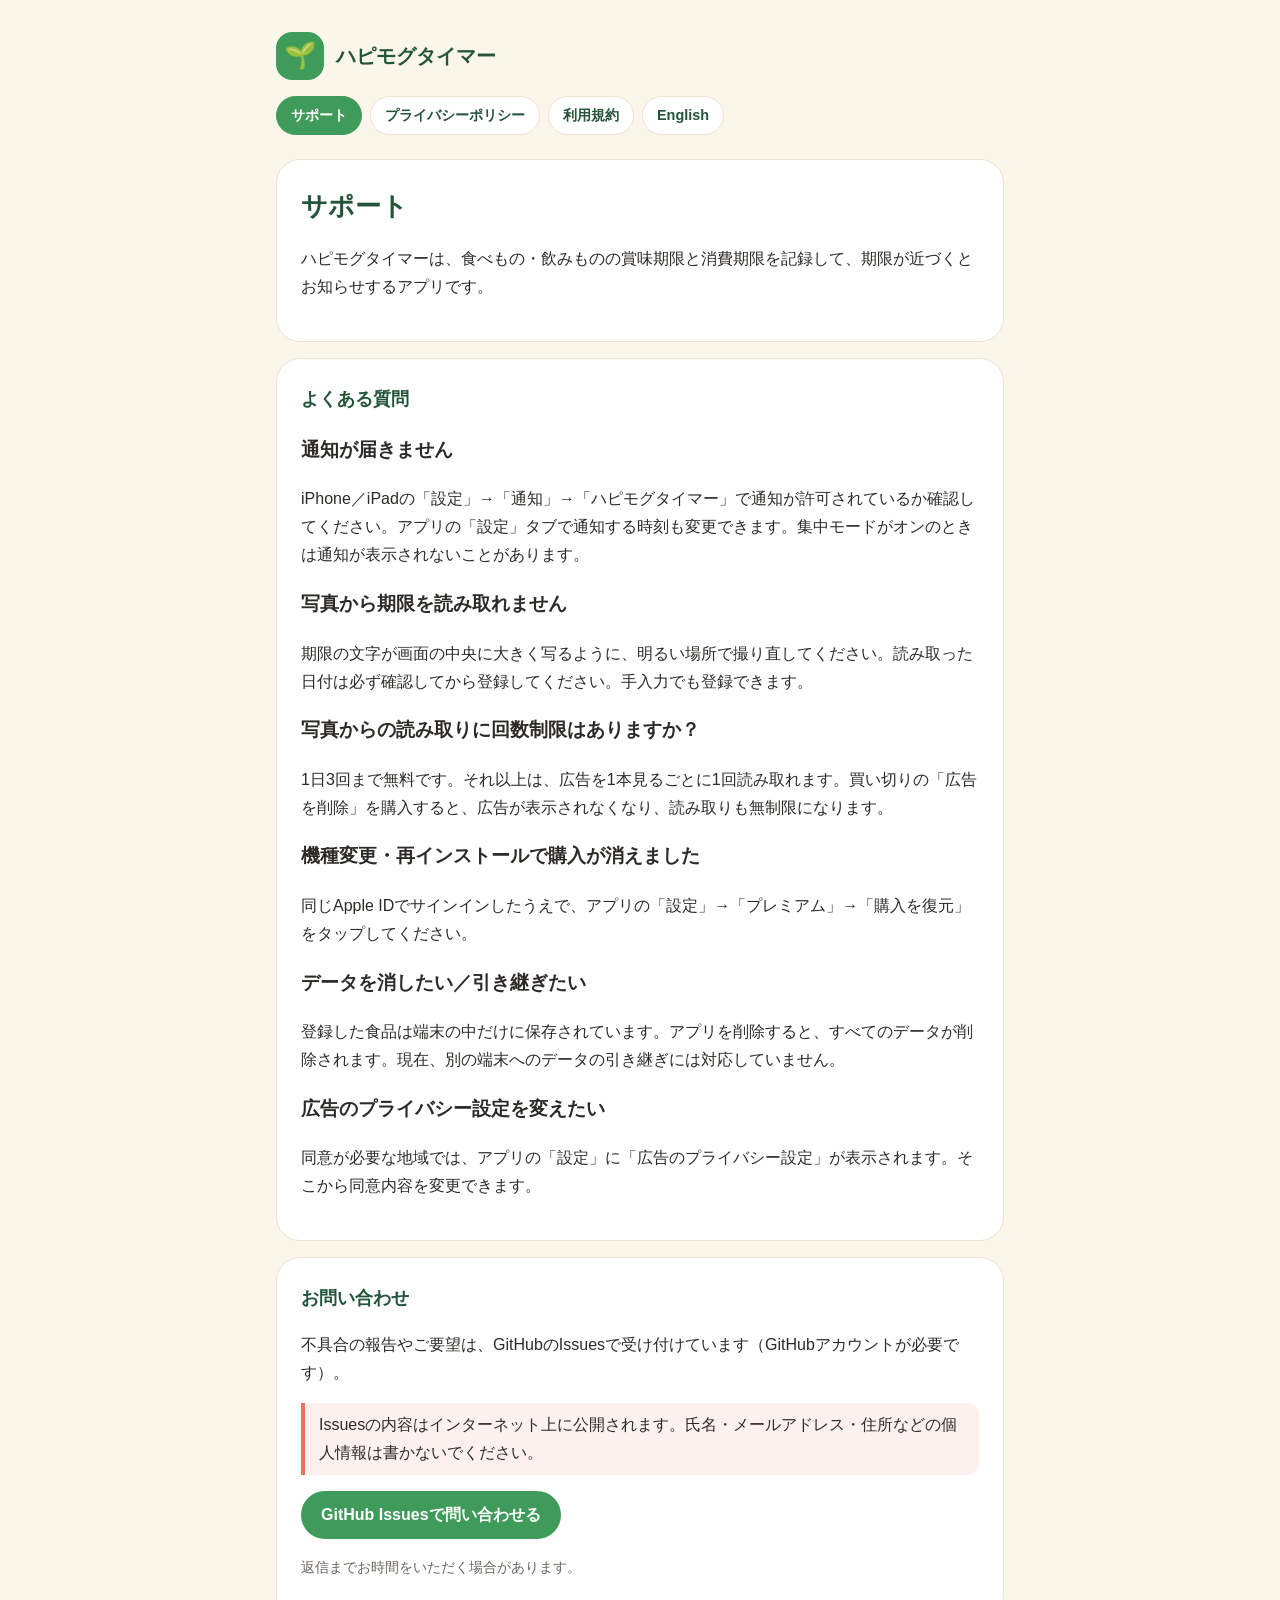
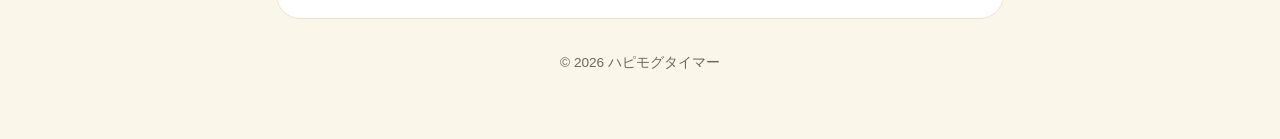
<file: index.html>
<!doctype html>
<html lang="ja">
<head>
  <meta charset="utf-8">
  <meta name="viewport" content="width=device-width, initial-scale=1">
  <title>サポート | ハピモグタイマー</title>
  <link rel="stylesheet" href="style.css">
</head>
<body>
<main>
  <header>
    <div class="logo" aria-hidden="true">🌱</div>
    <div class="name">ハピモグタイマー</div>
  </header>
  <nav>
    <a href="index.html" aria-current="page">サポート</a>
    <a href="privacy.html">プライバシーポリシー</a>
    <a href="terms.html">利用規約</a>
    <a href="en/index.html" lang="en">English</a>
  </nav>
  <div class="card">
    <h1>サポート</h1>
    <p>ハピモグタイマーは、食べもの・飲みものの賞味期限と消費期限を記録して、期限が近づくとお知らせするアプリです。</p>
  </div>
  <div class="card">
    <h2>よくある質問</h2>
    <h3>通知が届きません</h3>
    <p>iPhone／iPadの「設定」→「通知」→「ハピモグタイマー」で通知が許可されているか確認してください。アプリの「設定」タブで通知する時刻も変更できます。集中モードがオンのときは通知が表示されないことがあります。</p>
    <h3>写真から期限を読み取れません</h3>
    <p>期限の文字が画面の中央に大きく写るように、明るい場所で撮り直してください。読み取った日付は必ず確認してから登録してください。手入力でも登録できます。</p>
    <h3>写真からの読み取りに回数制限はありますか？</h3>
    <p>1日3回まで無料です。それ以上は、広告を1本見るごとに1回読み取れます。買い切りの「広告を削除」を購入すると、広告が表示されなくなり、読み取りも無制限になります。</p>
    <h3>機種変更・再インストールで購入が消えました</h3>
    <p>同じApple IDでサインインしたうえで、アプリの「設定」→「プレミアム」→「購入を復元」をタップしてください。</p>
    <h3>データを消したい／引き継ぎたい</h3>
    <p>登録した食品は端末の中だけに保存されています。アプリを削除すると、すべてのデータが削除されます。現在、別の端末へのデータの引き継ぎには対応していません。</p>
    <h3>広告のプライバシー設定を変えたい</h3>
    <p>同意が必要な地域では、アプリの「設定」に「広告のプライバシー設定」が表示されます。そこから同意内容を変更できます。</p>
  </div>
  <div class="card">
    <h2>お問い合わせ</h2>
    <p>不具合の報告やご要望は、GitHubのIssuesで受け付けています（GitHubアカウントが必要です）。</p>
    <p class="note">Issuesの内容はインターネット上に公開されます。氏名・メールアドレス・住所などの個人情報は書かないでください。</p>
    <p><a class="button" href="https://github.com/unnnya5-hue/Pyrosome/issues">GitHub Issuesで問い合わせる</a></p>
    <p class="meta">返信までお時間をいただく場合があります。</p>
  </div>

  <footer>© 2026 ハピモグタイマー</footer>
</main>
</body>
</html>
</file>
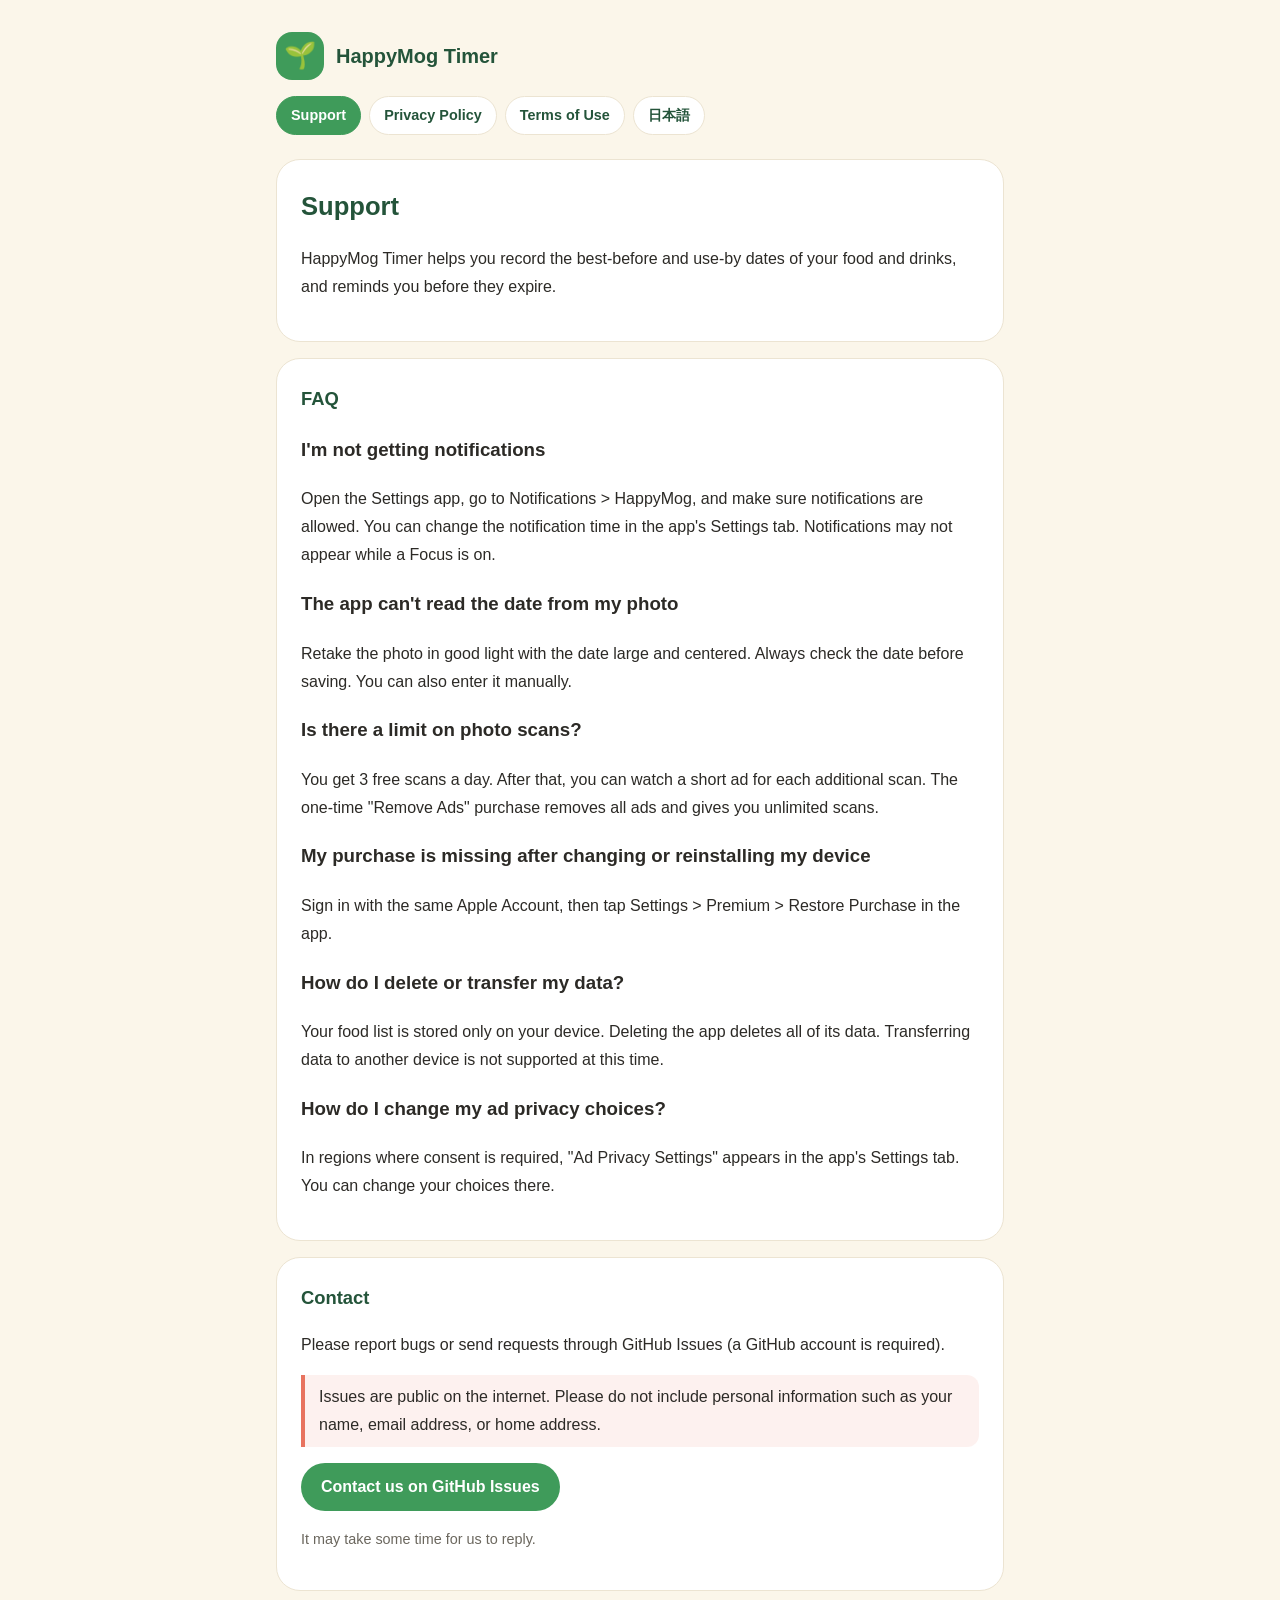
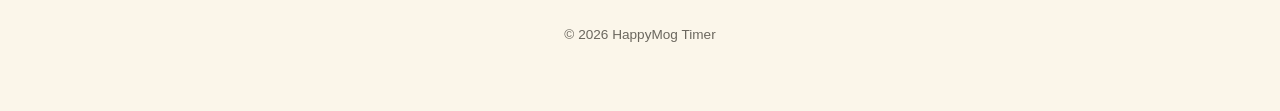
<file: en/index.html>
<!doctype html>
<html lang="en">
<head>
  <meta charset="utf-8">
  <meta name="viewport" content="width=device-width, initial-scale=1">
  <title>Support | HappyMog Timer</title>
  <link rel="stylesheet" href="../style.css">
</head>
<body>
<main>
  <header>
    <div class="logo" aria-hidden="true">🌱</div>
    <div class="name">HappyMog Timer</div>
  </header>
  <nav>
    <a href="index.html" aria-current="page">Support</a>
    <a href="privacy.html">Privacy Policy</a>
    <a href="terms.html">Terms of Use</a>
    <a href="../index.html" lang="ja">日本語</a>
  </nav>
  <div class="card">
    <h1>Support</h1>
    <p>HappyMog Timer helps you record the best-before and use-by dates of your food and drinks, and reminds you before they expire.</p>
  </div>
  <div class="card">
    <h2>FAQ</h2>
    <h3>I'm not getting notifications</h3>
    <p>Open the Settings app, go to Notifications &gt; HappyMog, and make sure notifications are allowed. You can change the notification time in the app's Settings tab. Notifications may not appear while a Focus is on.</p>
    <h3>The app can't read the date from my photo</h3>
    <p>Retake the photo in good light with the date large and centered. Always check the date before saving. You can also enter it manually.</p>
    <h3>Is there a limit on photo scans?</h3>
    <p>You get 3 free scans a day. After that, you can watch a short ad for each additional scan. The one-time "Remove Ads" purchase removes all ads and gives you unlimited scans.</p>
    <h3>My purchase is missing after changing or reinstalling my device</h3>
    <p>Sign in with the same Apple Account, then tap Settings &gt; Premium &gt; Restore Purchase in the app.</p>
    <h3>How do I delete or transfer my data?</h3>
    <p>Your food list is stored only on your device. Deleting the app deletes all of its data. Transferring data to another device is not supported at this time.</p>
    <h3>How do I change my ad privacy choices?</h3>
    <p>In regions where consent is required, "Ad Privacy Settings" appears in the app's Settings tab. You can change your choices there.</p>
  </div>
  <div class="card">
    <h2>Contact</h2>
    <p>Please report bugs or send requests through GitHub Issues (a GitHub account is required).</p>
    <p class="note">Issues are public on the internet. Please do not include personal information such as your name, email address, or home address.</p>
    <p><a class="button" href="https://github.com/unnnya5-hue/Pyrosome/issues">Contact us on GitHub Issues</a></p>
    <p class="meta">It may take some time for us to reply.</p>
  </div>

  <footer>© 2026 HappyMog Timer</footer>
</main>
</body>
</html>
</file>
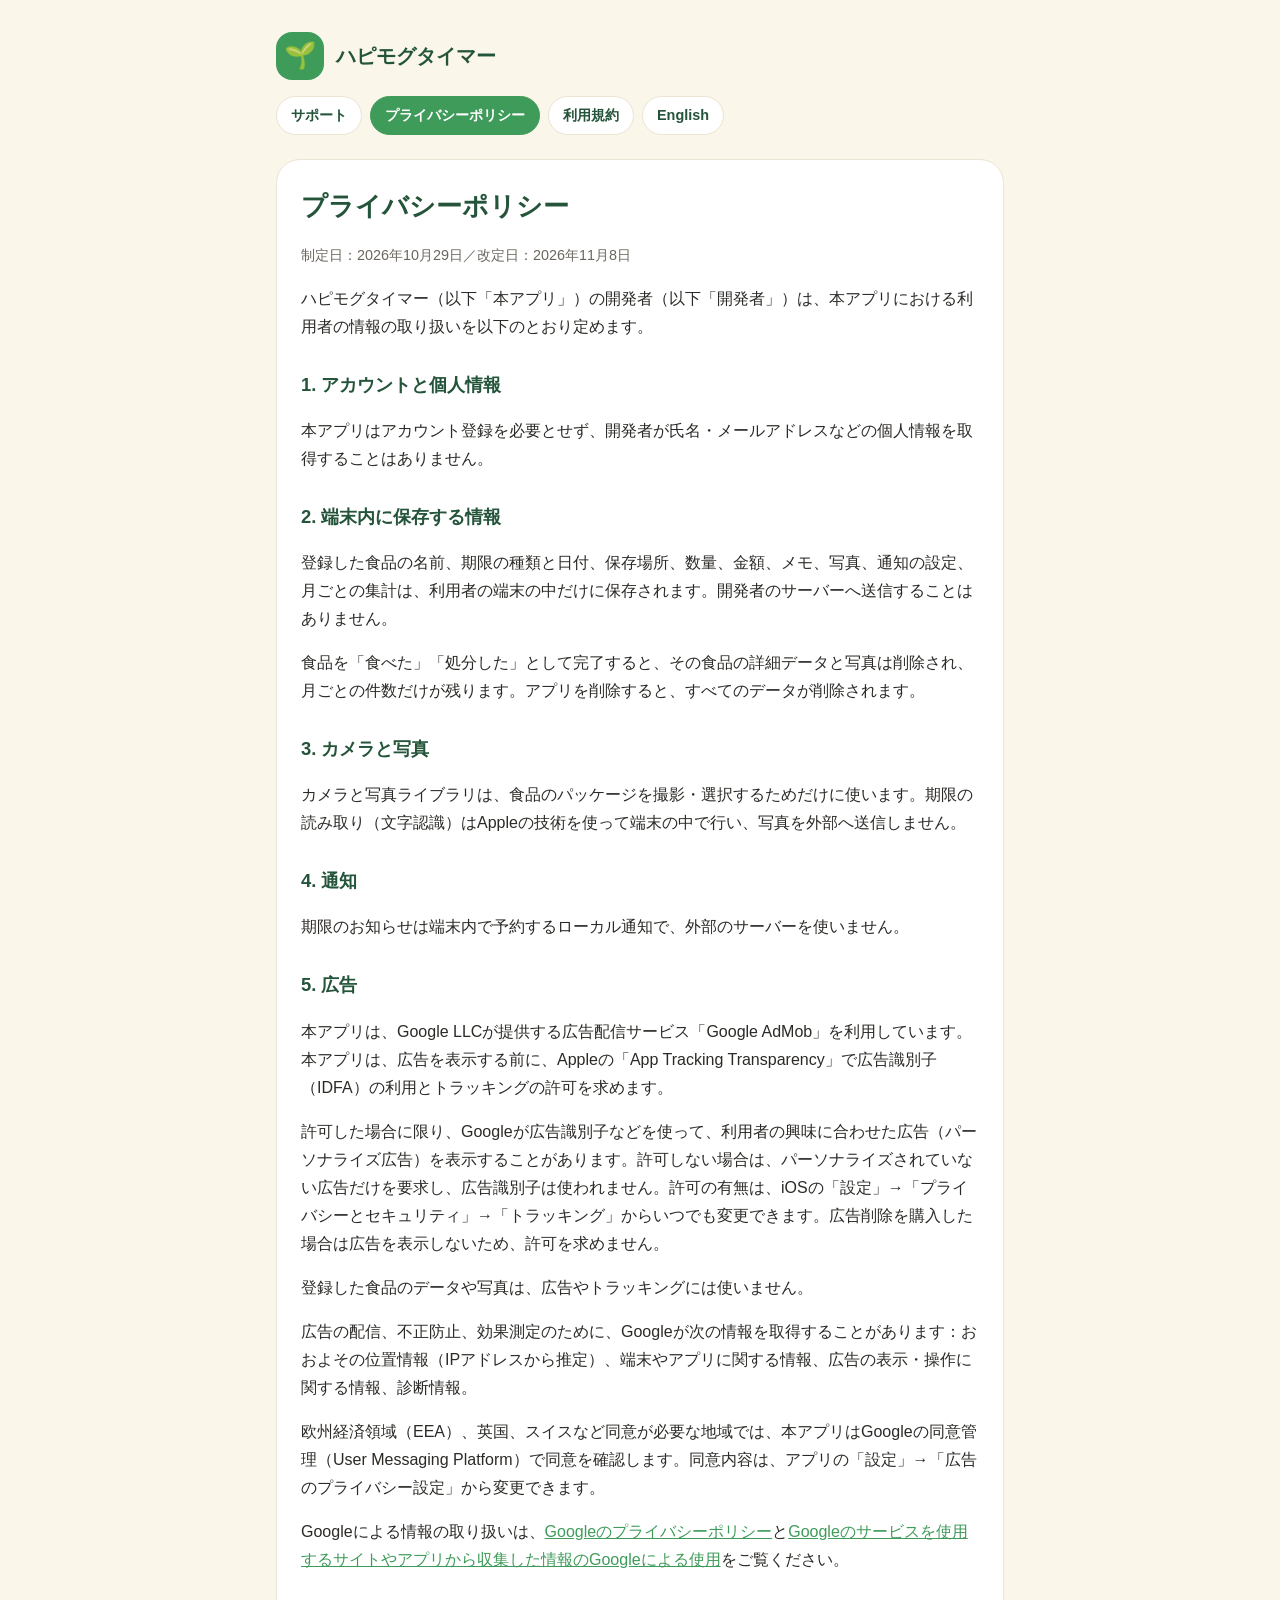
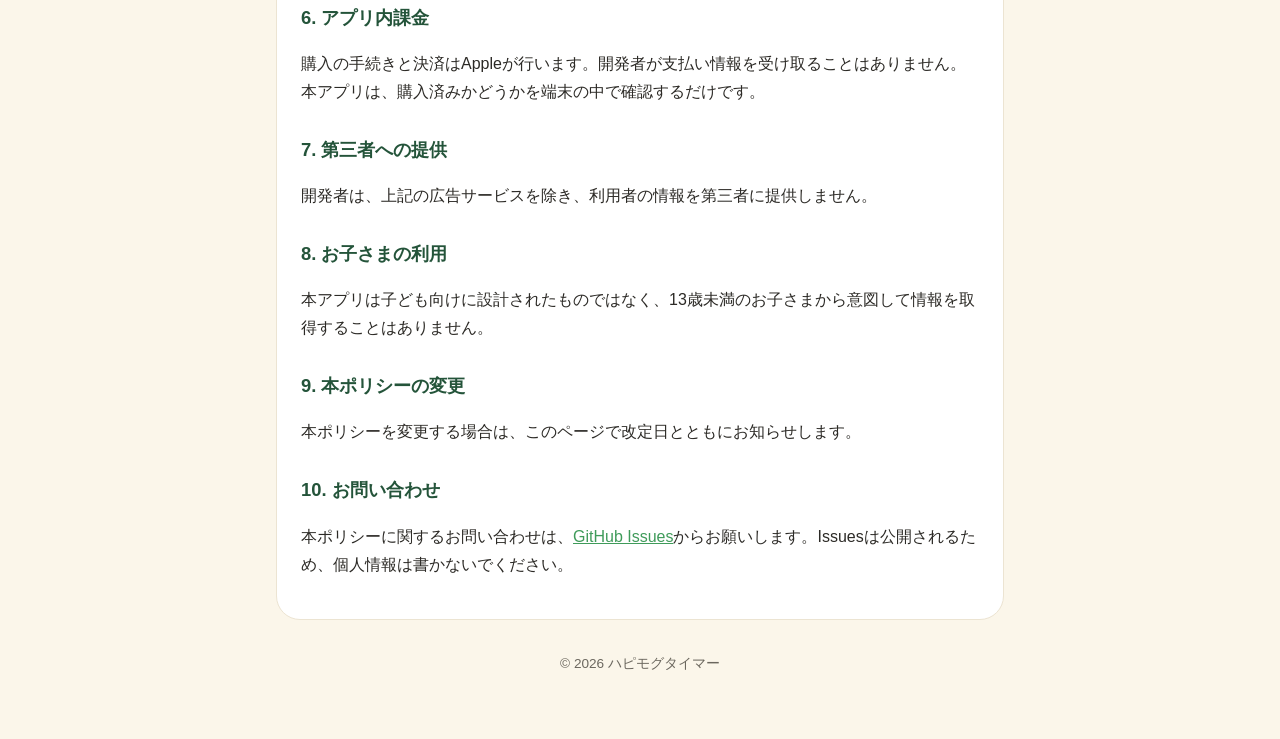
<file: privacy.html>
<!doctype html>
<html lang="ja">
<head>
  <meta charset="utf-8">
  <meta name="viewport" content="width=device-width, initial-scale=1">
  <title>プライバシーポリシー | ハピモグタイマー</title>
  <link rel="stylesheet" href="style.css">
</head>
<body>
<main>
  <header>
    <div class="logo" aria-hidden="true">🌱</div>
    <div class="name">ハピモグタイマー</div>
  </header>
  <nav>
    <a href="index.html">サポート</a>
    <a href="privacy.html" aria-current="page">プライバシーポリシー</a>
    <a href="terms.html">利用規約</a>
    <a href="en/privacy.html" lang="en">English</a>
  </nav>
  <div class="card">
    <h1>プライバシーポリシー</h1>
    <p class="meta">制定日：2026年10月29日／改定日：2026年11月8日</p>
    <p>ハピモグタイマー（以下「本アプリ」）の開発者（以下「開発者」）は、本アプリにおける利用者の情報の取り扱いを以下のとおり定めます。</p>

    <h2>1. アカウントと個人情報</h2>
    <p>本アプリはアカウント登録を必要とせず、開発者が氏名・メールアドレスなどの個人情報を取得することはありません。</p>

    <h2>2. 端末内に保存する情報</h2>
    <p>登録した食品の名前、期限の種類と日付、保存場所、数量、金額、メモ、写真、通知の設定、月ごとの集計は、利用者の端末の中だけに保存されます。開発者のサーバーへ送信することはありません。</p>
    <p>食品を「食べた」「処分した」として完了すると、その食品の詳細データと写真は削除され、月ごとの件数だけが残ります。アプリを削除すると、すべてのデータが削除されます。</p>

    <h2>3. カメラと写真</h2>
    <p>カメラと写真ライブラリは、食品のパッケージを撮影・選択するためだけに使います。期限の読み取り（文字認識）はAppleの技術を使って端末の中で行い、写真を外部へ送信しません。</p>

    <h2>4. 通知</h2>
    <p>期限のお知らせは端末内で予約するローカル通知で、外部のサーバーを使いません。</p>

    <h2>5. 広告</h2>
    <p>本アプリは、Google LLCが提供する広告配信サービス「Google AdMob」を利用しています。本アプリは、広告を表示する前に、Appleの「App Tracking Transparency」で広告識別子（IDFA）の利用とトラッキングの許可を求めます。</p>
    <p>許可した場合に限り、Googleが広告識別子などを使って、利用者の興味に合わせた広告（パーソナライズ広告）を表示することがあります。許可しない場合は、パーソナライズされていない広告だけを要求し、広告識別子は使われません。許可の有無は、iOSの「設定」→「プライバシーとセキュリティ」→「トラッキング」からいつでも変更できます。広告削除を購入した場合は広告を表示しないため、許可を求めません。</p>
    <p>登録した食品のデータや写真は、広告やトラッキングには使いません。</p>
    <p>広告の配信、不正防止、効果測定のために、Googleが次の情報を取得することがあります：おおよその位置情報（IPアドレスから推定）、端末やアプリに関する情報、広告の表示・操作に関する情報、診断情報。</p>
    <p>欧州経済領域（EEA）、英国、スイスなど同意が必要な地域では、本アプリはGoogleの同意管理（User Messaging Platform）で同意を確認します。同意内容は、アプリの「設定」→「広告のプライバシー設定」から変更できます。</p>
    <p>Googleによる情報の取り扱いは、<a href="https://policies.google.com/privacy?hl=ja">Googleのプライバシーポリシー</a>と<a href="https://policies.google.com/technologies/partner-sites?hl=ja">Googleのサービスを使用するサイトやアプリから収集した情報のGoogleによる使用</a>をご覧ください。</p>

    <h2>6. アプリ内課金</h2>
    <p>購入の手続きと決済はAppleが行います。開発者が支払い情報を受け取ることはありません。本アプリは、購入済みかどうかを端末の中で確認するだけです。</p>

    <h2>7. 第三者への提供</h2>
    <p>開発者は、上記の広告サービスを除き、利用者の情報を第三者に提供しません。</p>

    <h2>8. お子さまの利用</h2>
    <p>本アプリは子ども向けに設計されたものではなく、13歳未満のお子さまから意図して情報を取得することはありません。</p>

    <h2>9. 本ポリシーの変更</h2>
    <p>本ポリシーを変更する場合は、このページで改定日とともにお知らせします。</p>

    <h2>10. お問い合わせ</h2>
    <p>本ポリシーに関するお問い合わせは、<a href="https://github.com/unnnya5-hue/Pyrosome/issues">GitHub Issues</a>からお願いします。Issuesは公開されるため、個人情報は書かないでください。</p>
  </div>

  <footer>© 2026 ハピモグタイマー</footer>
</main>
</body>
</html>
</file>
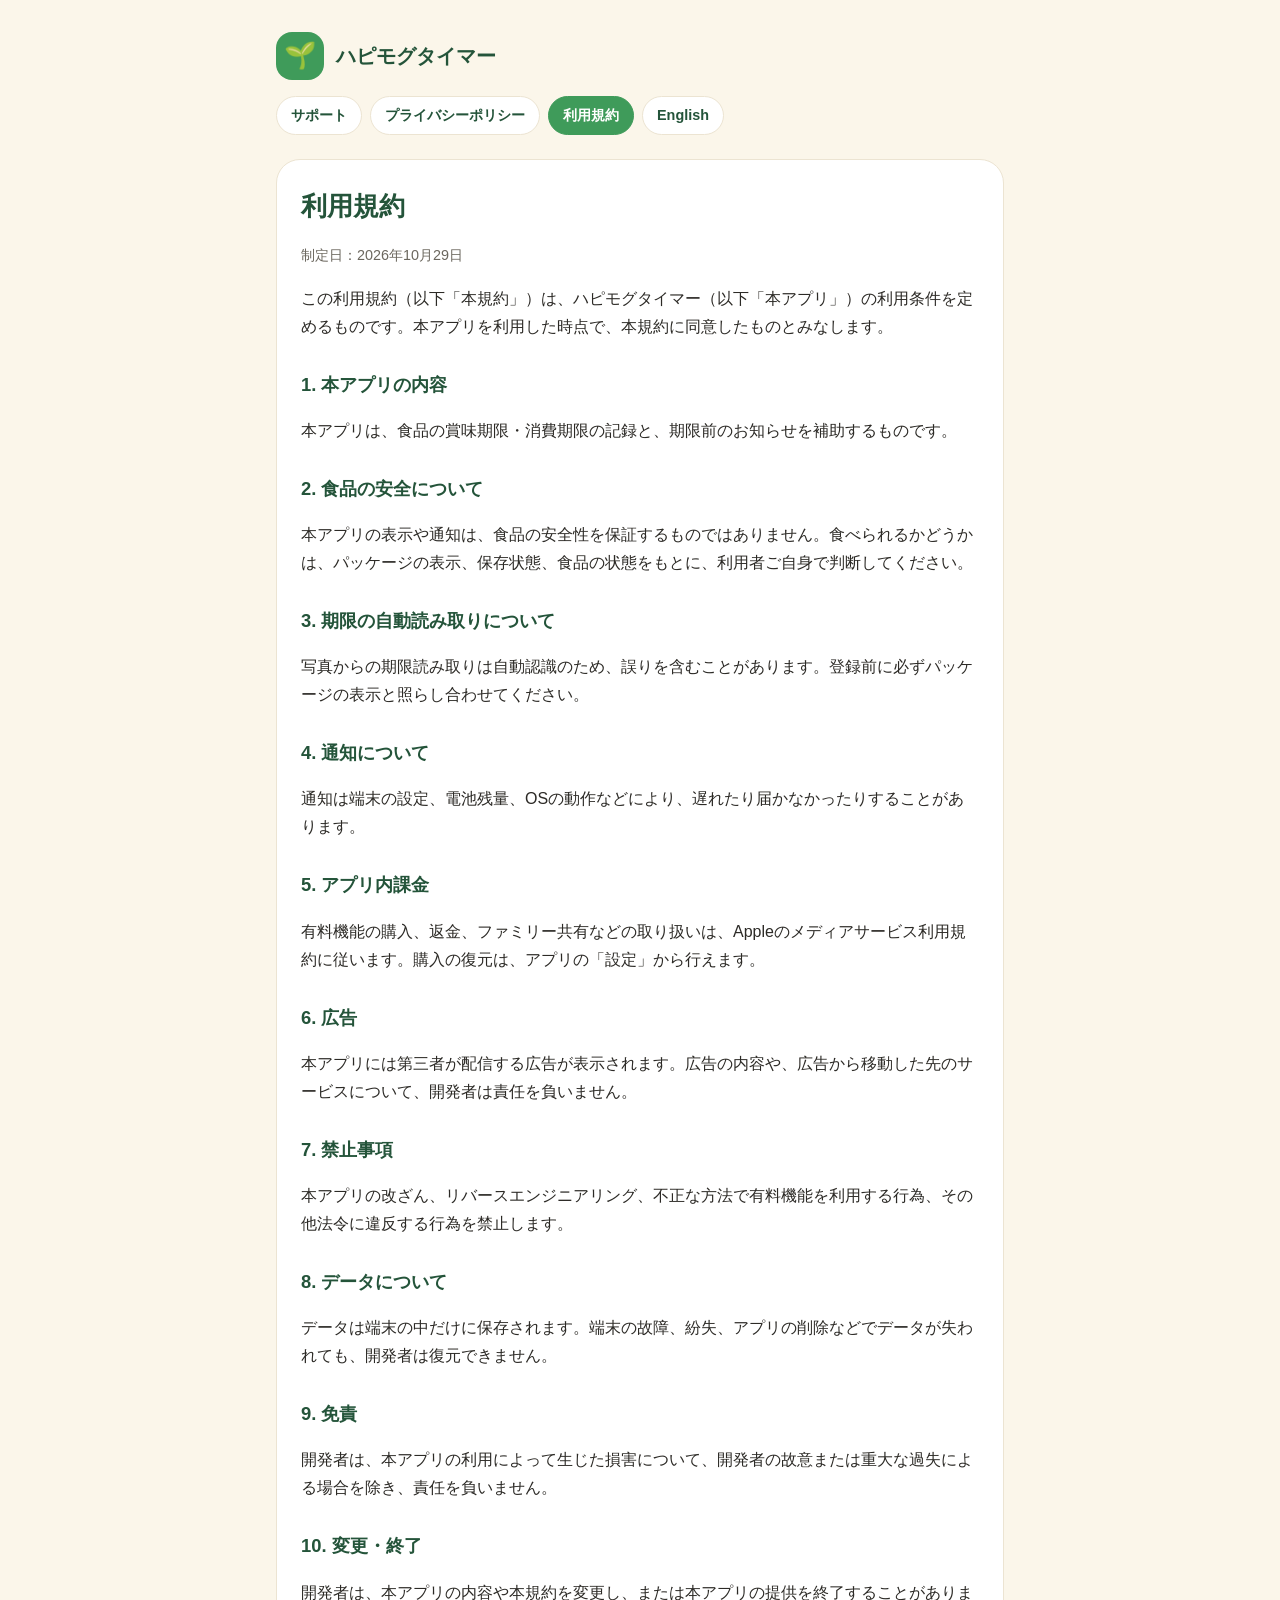
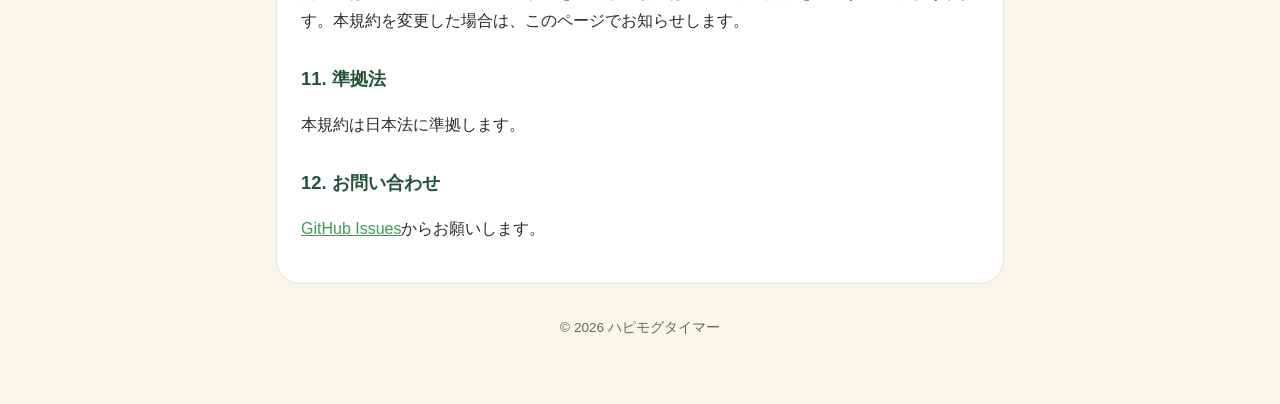
<file: terms.html>
<!doctype html>
<html lang="ja">
<head>
  <meta charset="utf-8">
  <meta name="viewport" content="width=device-width, initial-scale=1">
  <title>利用規約 | ハピモグタイマー</title>
  <link rel="stylesheet" href="style.css">
</head>
<body>
<main>
  <header>
    <div class="logo" aria-hidden="true">🌱</div>
    <div class="name">ハピモグタイマー</div>
  </header>
  <nav>
    <a href="index.html">サポート</a>
    <a href="privacy.html">プライバシーポリシー</a>
    <a href="terms.html" aria-current="page">利用規約</a>
    <a href="en/terms.html" lang="en">English</a>
  </nav>
  <div class="card">
    <h1>利用規約</h1>
    <p class="meta">制定日：2026年10月29日</p>
    <p>この利用規約（以下「本規約」）は、ハピモグタイマー（以下「本アプリ」）の利用条件を定めるものです。本アプリを利用した時点で、本規約に同意したものとみなします。</p>

    <h2>1. 本アプリの内容</h2>
    <p>本アプリは、食品の賞味期限・消費期限の記録と、期限前のお知らせを補助するものです。</p>

    <h2>2. 食品の安全について</h2>
    <p>本アプリの表示や通知は、食品の安全性を保証するものではありません。食べられるかどうかは、パッケージの表示、保存状態、食品の状態をもとに、利用者ご自身で判断してください。</p>

    <h2>3. 期限の自動読み取りについて</h2>
    <p>写真からの期限読み取りは自動認識のため、誤りを含むことがあります。登録前に必ずパッケージの表示と照らし合わせてください。</p>

    <h2>4. 通知について</h2>
    <p>通知は端末の設定、電池残量、OSの動作などにより、遅れたり届かなかったりすることがあります。</p>

    <h2>5. アプリ内課金</h2>
    <p>有料機能の購入、返金、ファミリー共有などの取り扱いは、Appleのメディアサービス利用規約に従います。購入の復元は、アプリの「設定」から行えます。</p>

    <h2>6. 広告</h2>
    <p>本アプリには第三者が配信する広告が表示されます。広告の内容や、広告から移動した先のサービスについて、開発者は責任を負いません。</p>

    <h2>7. 禁止事項</h2>
    <p>本アプリの改ざん、リバースエンジニアリング、不正な方法で有料機能を利用する行為、その他法令に違反する行為を禁止します。</p>

    <h2>8. データについて</h2>
    <p>データは端末の中だけに保存されます。端末の故障、紛失、アプリの削除などでデータが失われても、開発者は復元できません。</p>

    <h2>9. 免責</h2>
    <p>開発者は、本アプリの利用によって生じた損害について、開発者の故意または重大な過失による場合を除き、責任を負いません。</p>

    <h2>10. 変更・終了</h2>
    <p>開発者は、本アプリの内容や本規約を変更し、または本アプリの提供を終了することがあります。本規約を変更した場合は、このページでお知らせします。</p>

    <h2>11. 準拠法</h2>
    <p>本規約は日本法に準拠します。</p>

    <h2>12. お問い合わせ</h2>
    <p><a href="https://github.com/unnnya5-hue/Pyrosome/issues">GitHub Issues</a>からお願いします。</p>
  </div>

  <footer>© 2026 ハピモグタイマー</footer>
</main>
</body>
</html>
</file>
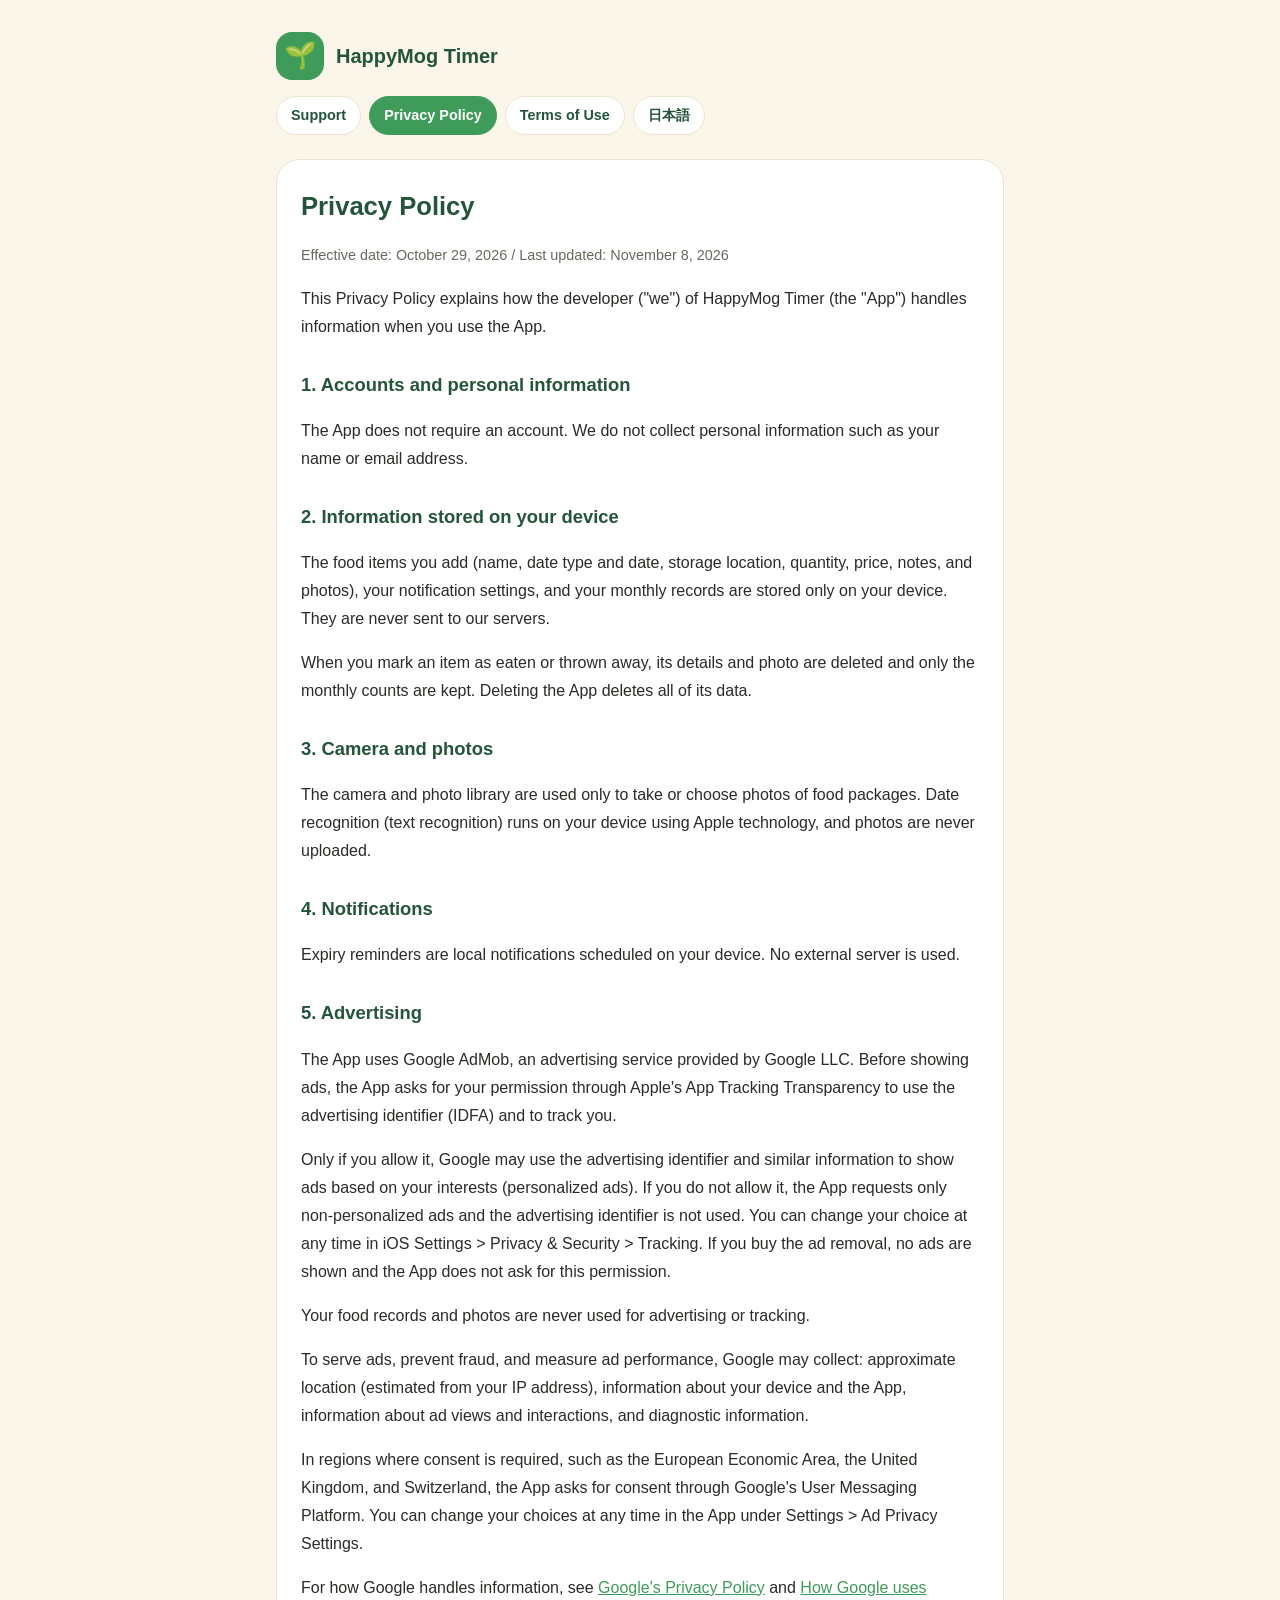
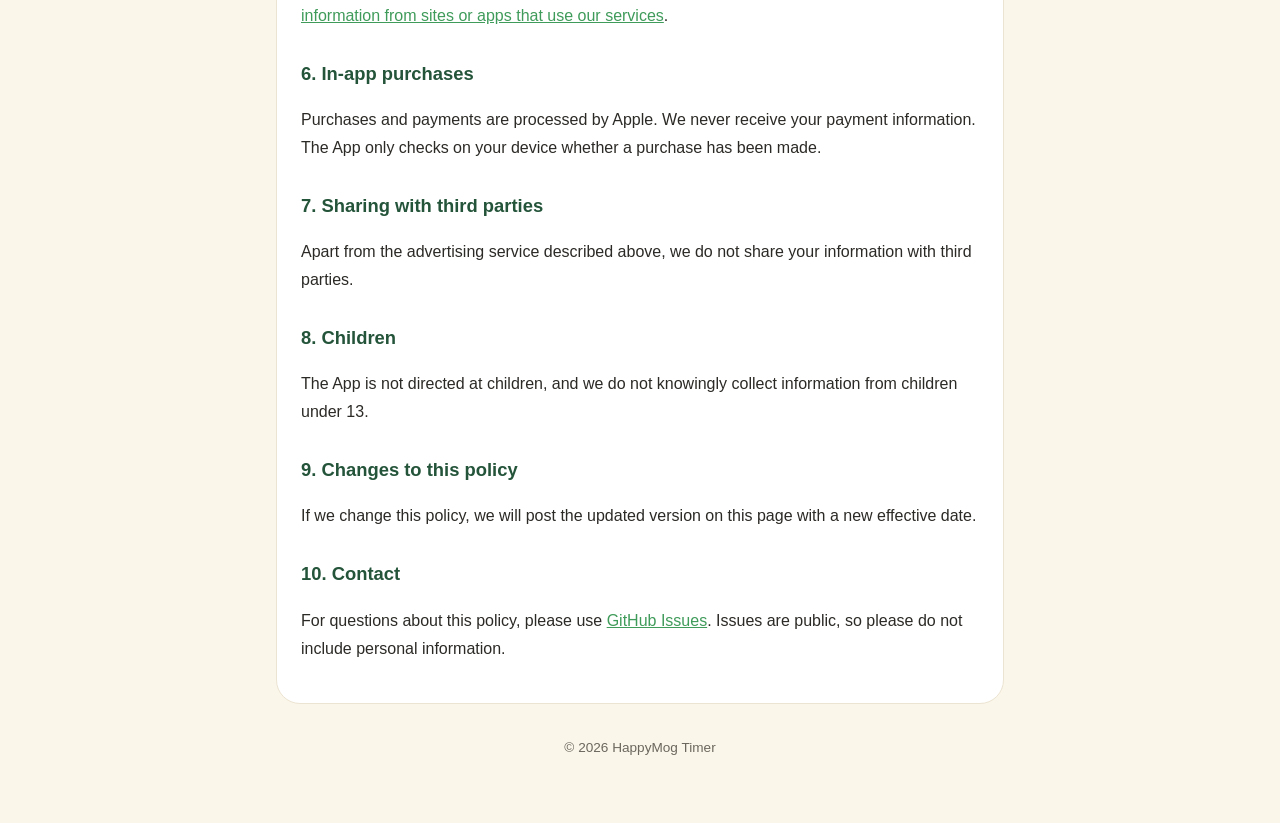
<file: en/privacy.html>
<!doctype html>
<html lang="en">
<head>
  <meta charset="utf-8">
  <meta name="viewport" content="width=device-width, initial-scale=1">
  <title>Privacy Policy | HappyMog Timer</title>
  <link rel="stylesheet" href="../style.css">
</head>
<body>
<main>
  <header>
    <div class="logo" aria-hidden="true">🌱</div>
    <div class="name">HappyMog Timer</div>
  </header>
  <nav>
    <a href="index.html">Support</a>
    <a href="privacy.html" aria-current="page">Privacy Policy</a>
    <a href="terms.html">Terms of Use</a>
    <a href="../privacy.html" lang="ja">日本語</a>
  </nav>
  <div class="card">
    <h1>Privacy Policy</h1>
    <p class="meta">Effective date: October 29, 2026 / Last updated: November 8, 2026</p>
    <p>This Privacy Policy explains how the developer ("we") of HappyMog Timer (the "App") handles information when you use the App.</p>

    <h2>1. Accounts and personal information</h2>
    <p>The App does not require an account. We do not collect personal information such as your name or email address.</p>

    <h2>2. Information stored on your device</h2>
    <p>The food items you add (name, date type and date, storage location, quantity, price, notes, and photos), your notification settings, and your monthly records are stored only on your device. They are never sent to our servers.</p>
    <p>When you mark an item as eaten or thrown away, its details and photo are deleted and only the monthly counts are kept. Deleting the App deletes all of its data.</p>

    <h2>3. Camera and photos</h2>
    <p>The camera and photo library are used only to take or choose photos of food packages. Date recognition (text recognition) runs on your device using Apple technology, and photos are never uploaded.</p>

    <h2>4. Notifications</h2>
    <p>Expiry reminders are local notifications scheduled on your device. No external server is used.</p>

    <h2>5. Advertising</h2>
    <p>The App uses Google AdMob, an advertising service provided by Google LLC. Before showing ads, the App asks for your permission through Apple's App Tracking Transparency to use the advertising identifier (IDFA) and to track you.</p>
    <p>Only if you allow it, Google may use the advertising identifier and similar information to show ads based on your interests (personalized ads). If you do not allow it, the App requests only non-personalized ads and the advertising identifier is not used. You can change your choice at any time in iOS Settings &gt; Privacy &amp; Security &gt; Tracking. If you buy the ad removal, no ads are shown and the App does not ask for this permission.</p>
    <p>Your food records and photos are never used for advertising or tracking.</p>
    <p>To serve ads, prevent fraud, and measure ad performance, Google may collect: approximate location (estimated from your IP address), information about your device and the App, information about ad views and interactions, and diagnostic information.</p>
    <p>In regions where consent is required, such as the European Economic Area, the United Kingdom, and Switzerland, the App asks for consent through Google's User Messaging Platform. You can change your choices at any time in the App under Settings &gt; Ad Privacy Settings.</p>
    <p>For how Google handles information, see <a href="https://policies.google.com/privacy">Google's Privacy Policy</a> and <a href="https://policies.google.com/technologies/partner-sites">How Google uses information from sites or apps that use our services</a>.</p>

    <h2>6. In-app purchases</h2>
    <p>Purchases and payments are processed by Apple. We never receive your payment information. The App only checks on your device whether a purchase has been made.</p>

    <h2>7. Sharing with third parties</h2>
    <p>Apart from the advertising service described above, we do not share your information with third parties.</p>

    <h2>8. Children</h2>
    <p>The App is not directed at children, and we do not knowingly collect information from children under 13.</p>

    <h2>9. Changes to this policy</h2>
    <p>If we change this policy, we will post the updated version on this page with a new effective date.</p>

    <h2>10. Contact</h2>
    <p>For questions about this policy, please use <a href="https://github.com/unnnya5-hue/Pyrosome/issues">GitHub Issues</a>. Issues are public, so please do not include personal information.</p>
  </div>

  <footer>© 2026 HappyMog Timer</footer>
</main>
</body>
</html>
</file>
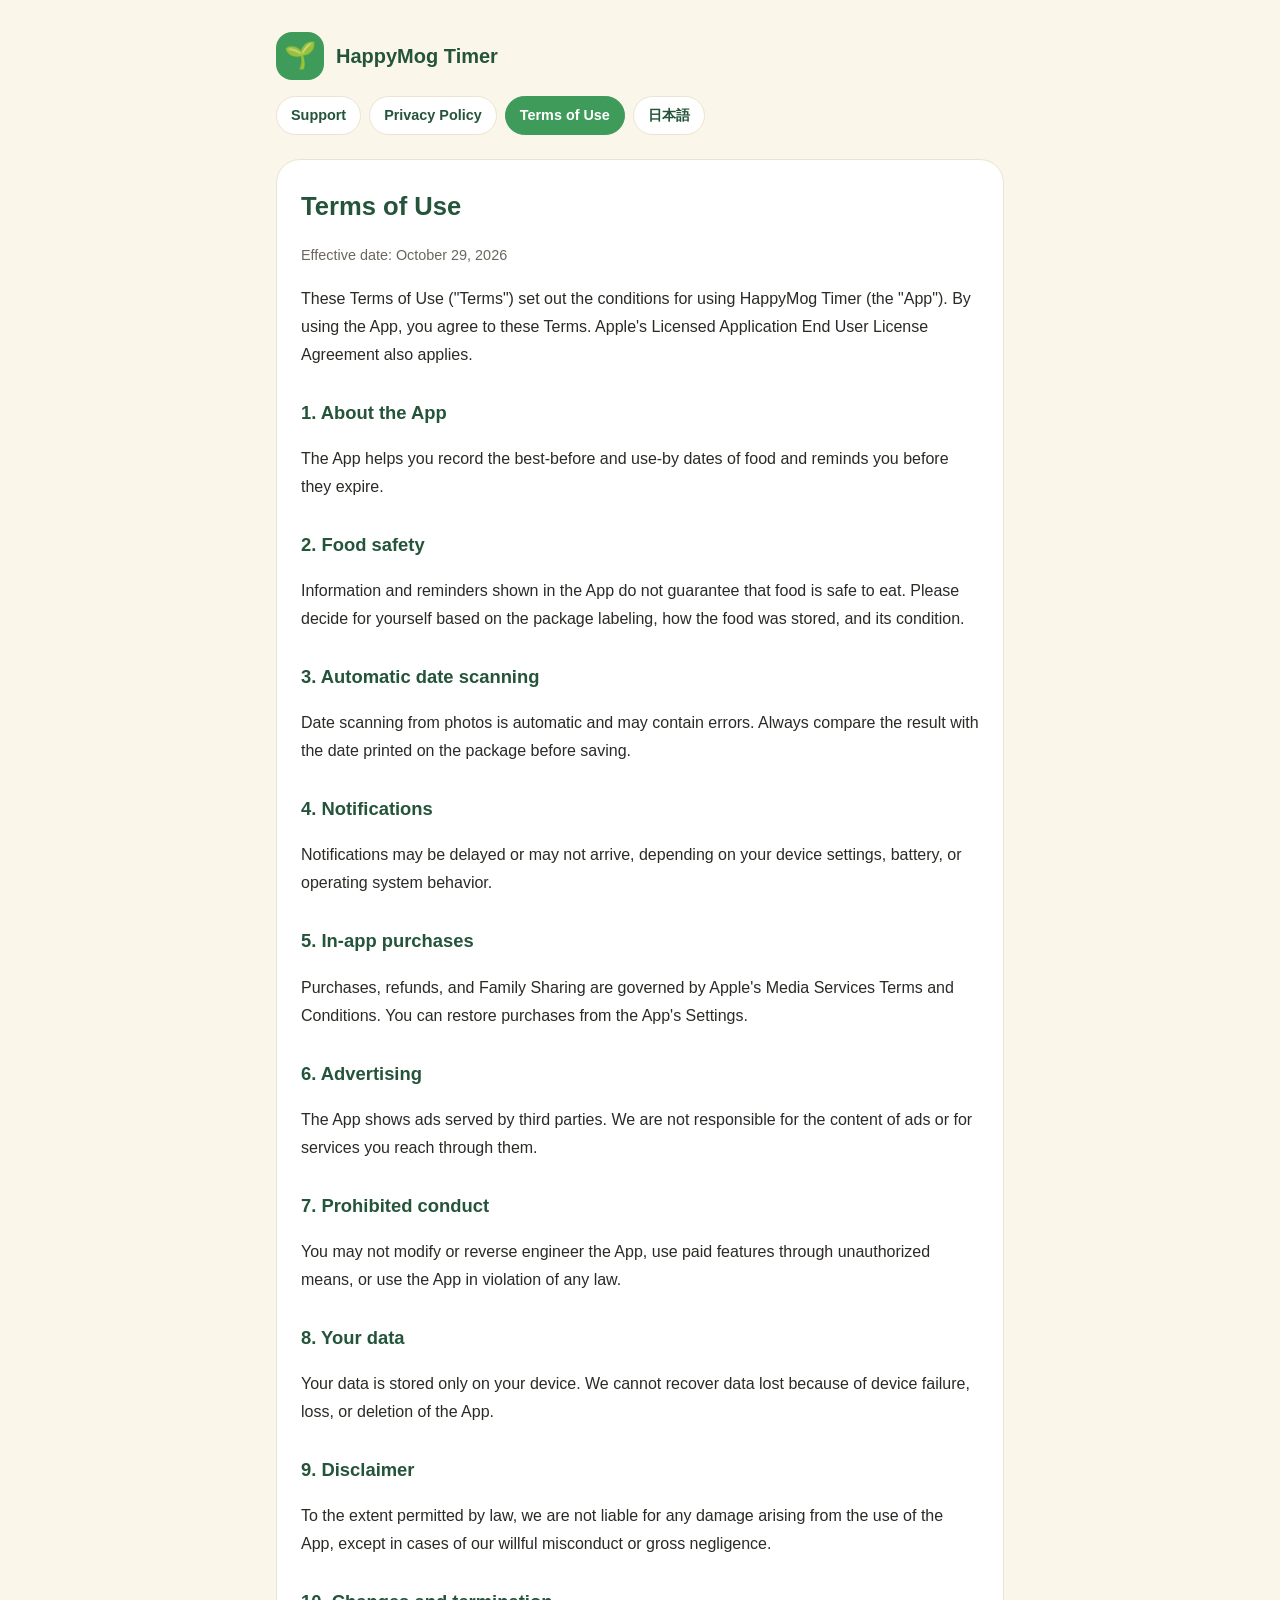
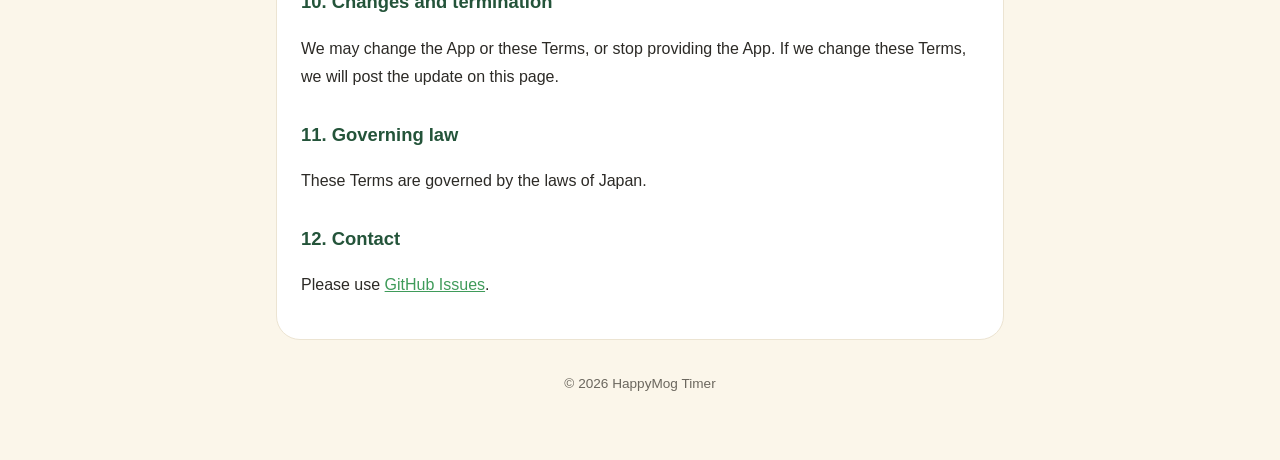
<file: en/terms.html>
<!doctype html>
<html lang="en">
<head>
  <meta charset="utf-8">
  <meta name="viewport" content="width=device-width, initial-scale=1">
  <title>Terms of Use | HappyMog Timer</title>
  <link rel="stylesheet" href="../style.css">
</head>
<body>
<main>
  <header>
    <div class="logo" aria-hidden="true">🌱</div>
    <div class="name">HappyMog Timer</div>
  </header>
  <nav>
    <a href="index.html">Support</a>
    <a href="privacy.html">Privacy Policy</a>
    <a href="terms.html" aria-current="page">Terms of Use</a>
    <a href="../terms.html" lang="ja">日本語</a>
  </nav>
  <div class="card">
    <h1>Terms of Use</h1>
    <p class="meta">Effective date: October 29, 2026</p>
    <p>These Terms of Use ("Terms") set out the conditions for using HappyMog Timer (the "App"). By using the App, you agree to these Terms. Apple's Licensed Application End User License Agreement also applies.</p>

    <h2>1. About the App</h2>
    <p>The App helps you record the best-before and use-by dates of food and reminds you before they expire.</p>

    <h2>2. Food safety</h2>
    <p>Information and reminders shown in the App do not guarantee that food is safe to eat. Please decide for yourself based on the package labeling, how the food was stored, and its condition.</p>

    <h2>3. Automatic date scanning</h2>
    <p>Date scanning from photos is automatic and may contain errors. Always compare the result with the date printed on the package before saving.</p>

    <h2>4. Notifications</h2>
    <p>Notifications may be delayed or may not arrive, depending on your device settings, battery, or operating system behavior.</p>

    <h2>5. In-app purchases</h2>
    <p>Purchases, refunds, and Family Sharing are governed by Apple's Media Services Terms and Conditions. You can restore purchases from the App's Settings.</p>

    <h2>6. Advertising</h2>
    <p>The App shows ads served by third parties. We are not responsible for the content of ads or for services you reach through them.</p>

    <h2>7. Prohibited conduct</h2>
    <p>You may not modify or reverse engineer the App, use paid features through unauthorized means, or use the App in violation of any law.</p>

    <h2>8. Your data</h2>
    <p>Your data is stored only on your device. We cannot recover data lost because of device failure, loss, or deletion of the App.</p>

    <h2>9. Disclaimer</h2>
    <p>To the extent permitted by law, we are not liable for any damage arising from the use of the App, except in cases of our willful misconduct or gross negligence.</p>

    <h2>10. Changes and termination</h2>
    <p>We may change the App or these Terms, or stop providing the App. If we change these Terms, we will post the update on this page.</p>

    <h2>11. Governing law</h2>
    <p>These Terms are governed by the laws of Japan.</p>

    <h2>12. Contact</h2>
    <p>Please use <a href="https://github.com/unnnya5-hue/Pyrosome/issues">GitHub Issues</a>.</p>
  </div>

  <footer>© 2026 HappyMog Timer</footer>
</main>
</body>
</html>
</file>
<file: style.css>
:root {
  --cream: #fbf6ea;
  --card: #ffffff;
  --green: #3f9b5a;
  --deep: #24543a;
  --coral: #e8735f;
  --text: #2c2a26;
  --muted: #6b675e;
  --line: #ece4d2;
}
@media (prefers-color-scheme: dark) {
  :root {
    --cream: #1d1f1b;
    --card: #272a25;
    --green: #6cc387;
    --deep: #a9dcb8;
    --coral: #f09584;
    --text: #f1eee6;
    --muted: #b4afa3;
    --line: #3a3d36;
  }
}
* { box-sizing: border-box; }
body {
  margin: 0;
  background: var(--cream);
  color: var(--text);
  font-family: -apple-system, BlinkMacSystemFont, "Hiragino Sans", "Hiragino Kaku Gothic ProN", "Segoe UI", sans-serif;
  line-height: 1.75;
}
main { max-width: 760px; margin: 0 auto; padding: 32px 16px 64px; }
header { display: flex; align-items: center; gap: 12px; margin-bottom: 8px; }
.logo {
  width: 48px; height: 48px; border-radius: 16px; background: var(--green);
  display: grid; place-items: center; color: #fff; font-size: 26px;
}
header .name { font-weight: 800; font-size: 1.25rem; color: var(--deep); }
nav { display: flex; flex-wrap: wrap; gap: 8px; margin: 16px 0 24px; }
nav a {
  padding: 6px 14px; border-radius: 999px; background: var(--card); border: 1px solid var(--line);
  color: var(--deep); text-decoration: none; font-weight: 600; font-size: .9rem;
}
nav a[aria-current="page"] { background: var(--green); border-color: var(--green); color: #fff; }
.card { background: var(--card); border: 1px solid var(--line); border-radius: 24px; padding: 24px; margin-bottom: 16px; }
h1 { font-size: 1.6rem; margin: 0 0 4px; color: var(--deep); }
h2 { font-size: 1.15rem; margin: 28px 0 8px; color: var(--deep); }
.card h2:first-child { margin-top: 0; }
a { color: var(--green); }
.note { border-left: 4px solid var(--coral); padding: 8px 14px; background: color-mix(in srgb, var(--coral) 10%, transparent); border-radius: 0 12px 12px 0; }
.meta { color: var(--muted); font-size: .9rem; }
.button {
  display: inline-block; padding: 10px 20px; border-radius: 999px; background: var(--green); color: #fff;
  text-decoration: none; font-weight: 700;
}
footer { color: var(--muted); font-size: .85rem; margin-top: 32px; text-align: center; }
ul { padding-left: 1.3em; }
</file>
